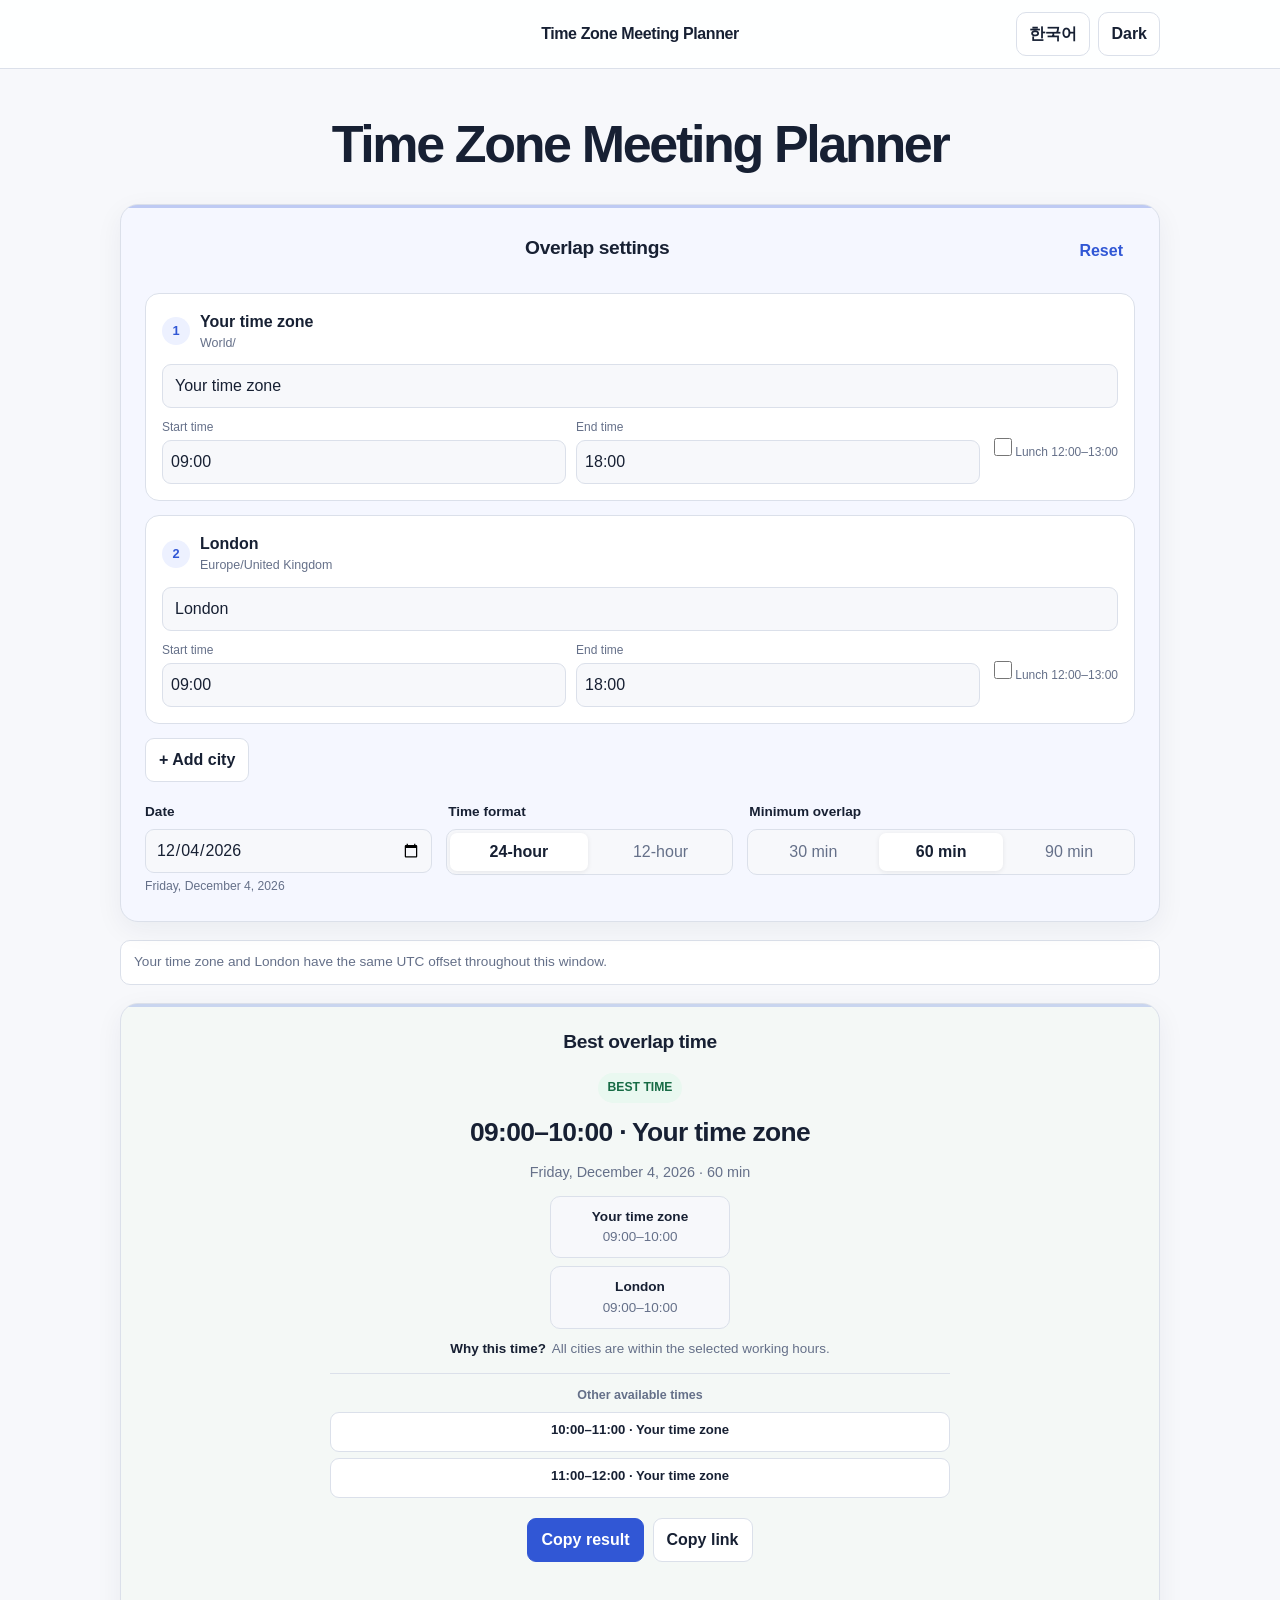
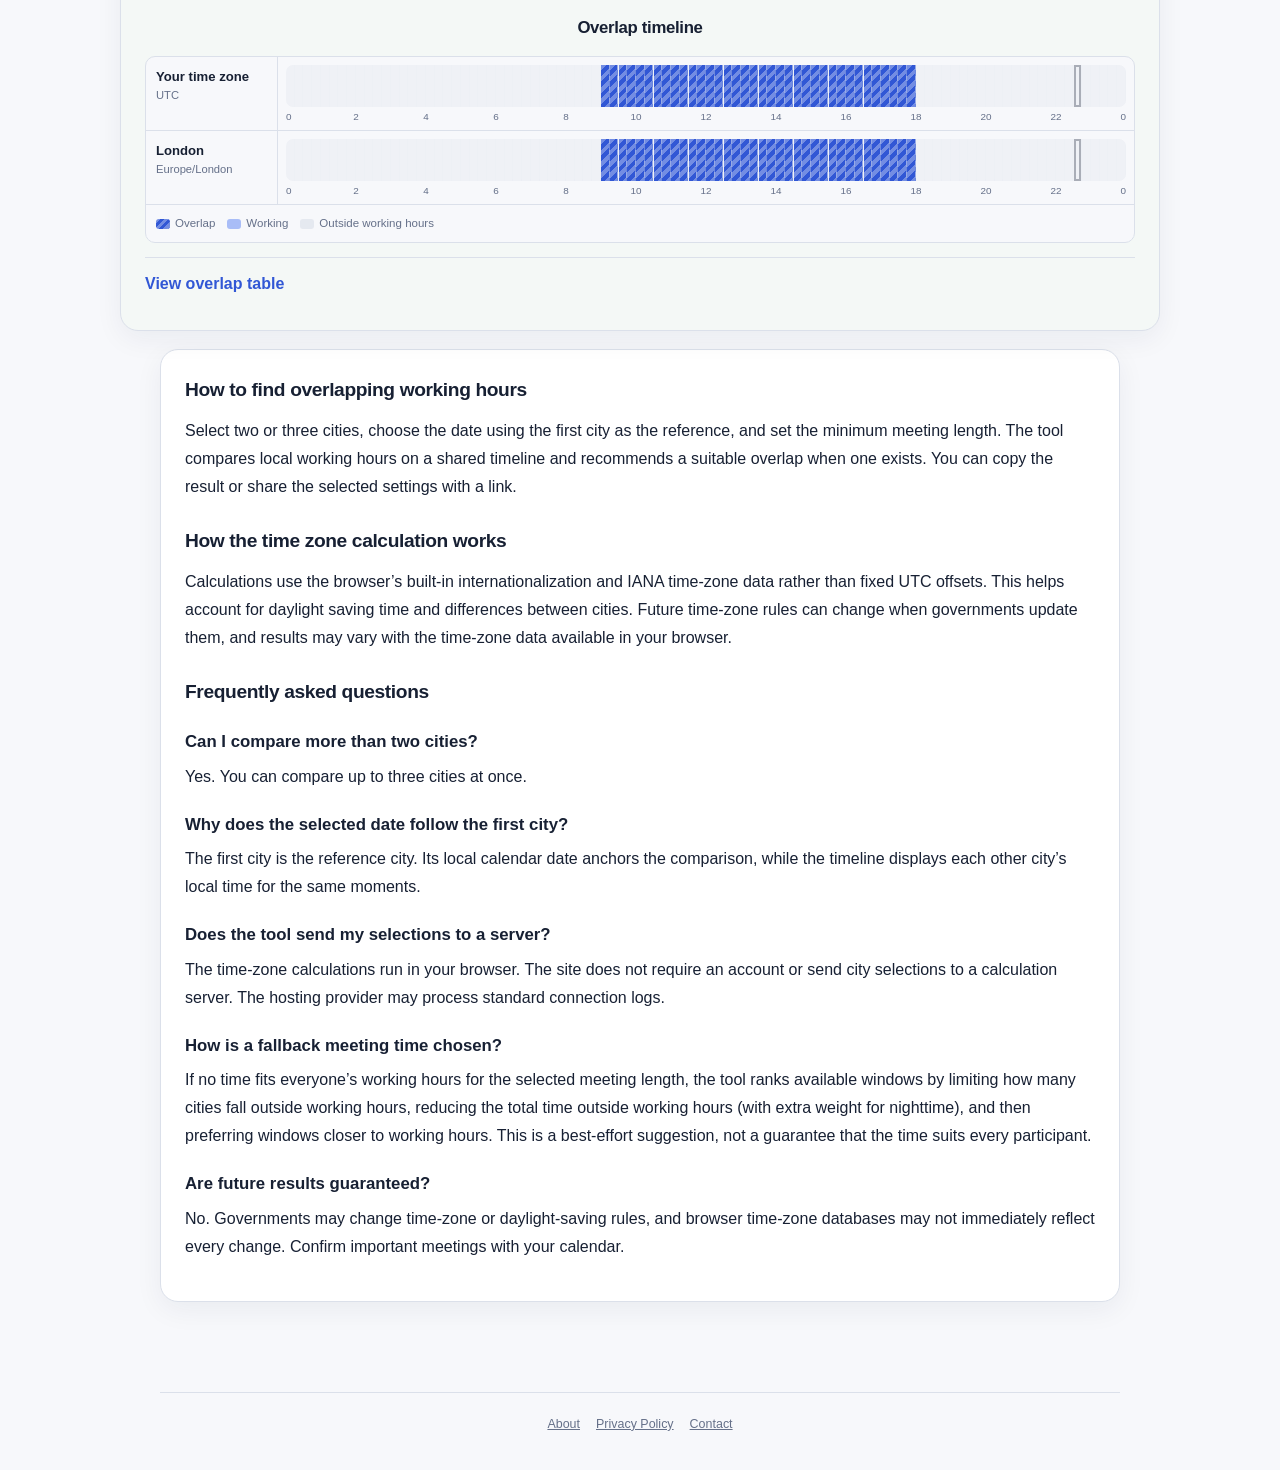
<file: index.html>
<!doctype html>
<html lang="en">
<head>
  <!-- Google AdSense -->
  <script async src="https://pagead2.googlesyndication.com/pagead/js/adsbygoogle.js?client=ca-pub-6178543569093164" crossorigin="anonymous"></script>
  <!-- End Google AdSense -->
  <!-- Google tag (gtag.js) -->
<script async src="https://www.googletagmanager.com/gtag/js?id=G-35PT3RKWN4"></script>
<script>
  window.dataLayer = window.dataLayer || [];
  function gtag(){dataLayer.push(arguments);}
  gtag('js', new Date());
  gtag('config', 'G-35PT3RKWN4');
</script>
  <meta charset="utf-8">
  <meta name="viewport" content="width=device-width, initial-scale=1, viewport-fit=cover">
  <meta name="description" content="Find the best meeting time across time zones. Compare up to three cities, account for daylight saving time, and share overlapping working hours with a simple visual timeline.">
  <meta name="theme-color" content="#f7f8fb">
  <meta name="robots" content="index,follow">
  <link rel="canonical" href="https://time-zone-overlap.hosi4242.workers.dev/">
  <title>Time Zone Meeting Planner | Find Overlapping Hours</title>
  <meta property="og:type" content="website">
  <meta property="og:title" content="Time Zone Meeting Planner | Find Overlapping Hours">
  <meta property="og:description" content="Find the best meeting time across time zones. Compare up to three cities, account for daylight saving time, and share overlapping working hours with a simple visual timeline.">
  <meta property="og:url" content="https://time-zone-overlap.hosi4242.workers.dev/">
  <meta name="twitter:card" content="summary">
  <script type="application/ld+json">
  {
    "@context": "https://schema.org",
    "@type": "WebApplication",
    "name": "Time Zone Meeting Planner",
    "url": "https://time-zone-overlap.hosi4242.workers.dev/",
    "description": "Find overlapping working hours across up to three cities and choose a meeting time that works across time zones, including daylight-saving changes.",
    "applicationCategory": "UtilitiesApplication",
    "operatingSystem": "Any",
    "offers": {
      "@type": "Offer",
      "price": "0",
      "priceCurrency": "USD"
    }
  }
  </script>
  <style>
    .seo-content{max-width:960px;margin:24px auto;padding:24px;line-height:1.7;color:var(--color-text,#202938)}.seo-content h2{margin:0 0 10px}.seo-content h3{margin:20px 0 6px;font-size:1.05rem}.seo-content p,.seo-content li{line-height:1.75}.seo-content section+section{margin-top:24px}.site-footer{max-width:960px;margin:0 auto;padding:24px;display:flex;gap:16px;flex-wrap:wrap;justify-content:center;border-top:1px solid #dfe3eb}.site-footer a{color:inherit}.lang-ko{display:none}html[lang="ko"] .lang-en{display:none}html[lang="ko"] .lang-ko{display:block}html[lang="ko"] .site-footer .lang-ko{display:inline}
  </style>
  <link rel="stylesheet" href="/assets/style.css">
<!-- Cloudflare Web Analytics -->
<script type='module' src='https://static.cloudflareinsights.com/beacon.min.js' data-cf-beacon='{"token": "751bf6675efc4437a407053db63959a1"}'></script>
<!-- End Cloudflare Web Analytics -->
</head>
<body>
  <a class="skip-link" href="#main" data-i18n="skip">Skip to main content</a>
  <header class="site-header">
    <div class="header-inner">
      <a class="brand" href="/" aria-label="Time Zone Meeting Planner home" data-i18n="brand">Time Zone Meeting Planner</a>
      <div class="header-actions">
        <button id="language-toggle" class="icon-button language-button" type="button" aria-label="Switch to Korean" title="Switch to Korean">한국어</button>
        <button id="theme-toggle" class="icon-button" type="button" aria-label="Toggle color theme" title="Toggle color theme">Theme</button>
      </div>
    </div>
  </header>

  <main id="main" class="page-shell">
    <section class="hero" aria-labelledby="page-title">
      <h1 id="page-title" data-i18n="heroTitle">Find a time that works for everyone.</h1>
    </section>

    <section class="panel controls-panel" aria-labelledby="settings-title">
      <div class="section-heading">
        <div><h2 id="settings-title" data-i18n="meetingSettings">Meeting settings</h2></div>
        <button id="reset-button" class="text-button" type="button" data-i18n="reset">Reset</button>
      </div>

      <div id="city-list" class="city-list"></div>
      <button id="add-city" class="secondary-button add-city" type="button" data-i18n="addCity">+ Add city</button>

      <div class="settings-grid">
        <div class="field-group">
          <label for="date-input" data-i18n="date">Date</label>
          <input id="date-input" type="date">
          <p id="date-note" class="field-note" aria-live="polite"></p>
        </div>
        <fieldset class="field-group format-fieldset">
          <legend data-i18n="timeFormat">Time format</legend>
          <div class="segmented" role="group" aria-label="Time format" data-i18n-aria="timeFormat">
            <button type="button" class="segment" data-format="24" aria-pressed="true" data-i18n="hour24">24-hour</button>
            <button type="button" class="segment" data-format="12" aria-pressed="false" data-i18n="hour12">12-hour</button>
          </div>
        </fieldset>
        <fieldset class="field-group meeting-fieldset">
          <legend data-i18n="meetingLength">Meeting length</legend>
          <div class="segmented" role="group" aria-label="Meeting length" data-i18n-aria="meetingLength">
            <button type="button" class="segment" data-length="30" aria-pressed="false" data-i18n="min30">30 min</button>
            <button type="button" class="segment" data-length="60" aria-pressed="true" data-i18n="min60">60 min</button>
            <button type="button" class="segment" data-length="90" aria-pressed="false" data-i18n="min90">90 min</button>
          </div>
        </fieldset>
      </div>
    </section>

    <section class="notice-stack" id="notice-stack" aria-live="polite"></section>

    <section class="panel timeline-panel combined-panel" aria-labelledby="result-title">
      <div class="section-heading result-heading">
        <div><h2 id="result-title" data-i18n="bestMeetingTime">Best overlap time</h2></div>
      </div>
      <div id="recommendation" class="recommendation"></div>
      <div id="summary-live" class="sr-live" aria-live="polite" aria-atomic="true"></div>
<div class="action-row">
        <button id="copy-result" class="primary-button" type="button" data-i18n="copyResult">Copy result</button>
        <button id="copy-link" class="secondary-button" type="button" data-i18n="copyLink">Copy link</button>
      </div>
      <p id="action-status" class="action-status" aria-live="polite"></p>
    
      <div class="section-heading timeline-heading">
        <div><h2 id="timeline-title" data-i18n="timelineTitle">Overlap timeline</h2></div>
      </div>
      <div id="timeline" class="timeline" aria-label="Overlap timeline"></div>
      <details class="table-details">
        <summary data-i18n="viewTable">View overlap table</summary>
        <div class="table-scroll">
          <table id="overlap-table">
            <caption data-i18n="tableCaption">Overlap ranges and each city's local time</caption>
            <thead><tr><th scope="col" data-i18n="overlap">Overlap</th><th scope="col" data-i18n="localTimes">Local times</th></tr></thead>
            <tbody></tbody>
          </table>
        </div>
      </details>
    </section>

  <section class="panel seo-content" aria-label="About the time zone overlap tool">
    <div class="lang-en">
      <section><h2>How to find overlapping working hours</h2><p>Select two or three cities, choose the date using the first city as the reference, and set the minimum meeting length. The tool compares local working hours on a shared timeline and recommends a suitable overlap when one exists. You can copy the result or share the selected settings with a link.</p></section>
      <section><h2>How the time zone calculation works</h2><p>Calculations use the browser’s built-in internationalization and IANA time-zone data rather than fixed UTC offsets. This helps account for daylight saving time and differences between cities. Future time-zone rules can change when governments update them, and results may vary with the time-zone data available in your browser.</p></section>
      <section><h2>Frequently asked questions</h2><h3>Can I compare more than two cities?</h3><p>Yes. You can compare up to three cities at once.</p><h3>Why does the selected date follow the first city?</h3><p>The first city is the reference city. Its local calendar date anchors the comparison, while the timeline displays each other city’s local time for the same moments.</p><h3>Does the tool send my selections to a server?</h3><p>The time-zone calculations run in your browser. The site does not require an account or send city selections to a calculation server. The hosting provider may process standard connection logs.</p><h3>How is a fallback meeting time chosen?</h3><p>If no time fits everyone’s working hours for the selected meeting length, the tool ranks available windows by limiting how many cities fall outside working hours, reducing the total time outside working hours (with extra weight for nighttime), and then preferring windows closer to working hours. This is a best-effort suggestion, not a guarantee that the time suits every participant.</p><h3>Are future results guaranteed?</h3><p>No. Governments may change time-zone or daylight-saving rules, and browser time-zone databases may not immediately reflect every change. Confirm important meetings with your calendar.</p></section>
    </div>
    <div class="lang-ko" lang="ko">
      <section><h2>도시별 겹치는 근무시간 찾기</h2><p>두 개 또는 세 개 도시를 선택하고, 첫 번째 도시를 기준으로 날짜를 지정한 다음 최소 회의 시간을 설정하세요. 도구가 공통 타임라인에서 현지 근무시간을 비교해 적합한 겹침 시간을 추천합니다. 결과를 복사하거나 설정이 포함된 링크를 공유할 수 있습니다.</p></section>
      <section><h2>시간대 계산 방식</h2><p>고정된 UTC 시차 대신 브라우저의 국제화 기능과 IANA 시간대 데이터를 사용합니다. 이를 통해 서머타임과 도시별 시간대 차이를 반영합니다. 각국 정부가 미래의 시간대 규칙을 변경할 수 있고 브라우저의 시간대 데이터에 따라 결과가 달라질 수 있습니다.</p></section>
      <section><h2>자주 묻는 질문</h2><h3>두 개보다 많은 도시를 비교할 수 있나요?</h3><p>네. 한 번에 최대 세 개 도시를 비교할 수 있습니다.</p><h3>날짜가 첫 번째 도시를 기준으로 하는 이유는 무엇인가요?</h3><p>첫 번째 도시가 기준 도시입니다. 해당 도시의 현지 날짜를 기준으로 비교하며 타임라인에는 같은 순간의 다른 도시 현지 시간이 표시됩니다.</p><h3>선택한 정보가 서버로 전송되나요?</h3><p>시간대 계산은 브라우저에서 실행됩니다. 계산을 위해 계정을 만들거나 도시 선택 정보를 계산 서버로 보낼 필요가 없습니다. 다만 호스팅 제공자는 일반적인 접속 로그를 처리할 수 있습니다.</p><h3>겹치는 시간이 없으면 대체 시간은 어떻게 정하나요?</h3><p>선택한 회의 시간만큼 모든 도시의 근무시간이 겹치지 않으면, 근무시간 밖에 있는 도시 수를 줄이고 근무시간 밖의 전체 시간(특히 야간 시간)에 더 큰 불이익을 주며, 근무시간에 더 가까운 구간을 우선해 대체 시간을 추천합니다. 이는 참고용 제안이며 모든 참석자에게 적합하다는 보장은 없습니다.</p><h3>미래의 시간도 항상 정확한가요?</h3><p>각국 정부가 시간대나 서머타임 규칙을 변경할 수 있고 브라우저 데이터에 변경 사항이 즉시 반영되지 않을 수 있습니다. 중요한 일정은 캘린더에서도 확인하세요.</p></section>
    </div>
  </section>
</main>
<footer class="site-footer"><a href="/about.html"><span class="lang-en">About</span><span class="lang-ko">소개</span></a><a href="/privacy.html"><span class="lang-en">Privacy Policy</span><span class="lang-ko">개인정보 처리방침</span></a><a href="/contact.html"><span class="lang-en">Contact</span><span class="lang-ko">문의</span></a></footer>

  <script src="/assets/engine.js" defer></script>
  <script src="/assets/cities.js" defer></script>
  <script src="/assets/app.js" defer></script>
</body>
</html>
</file>
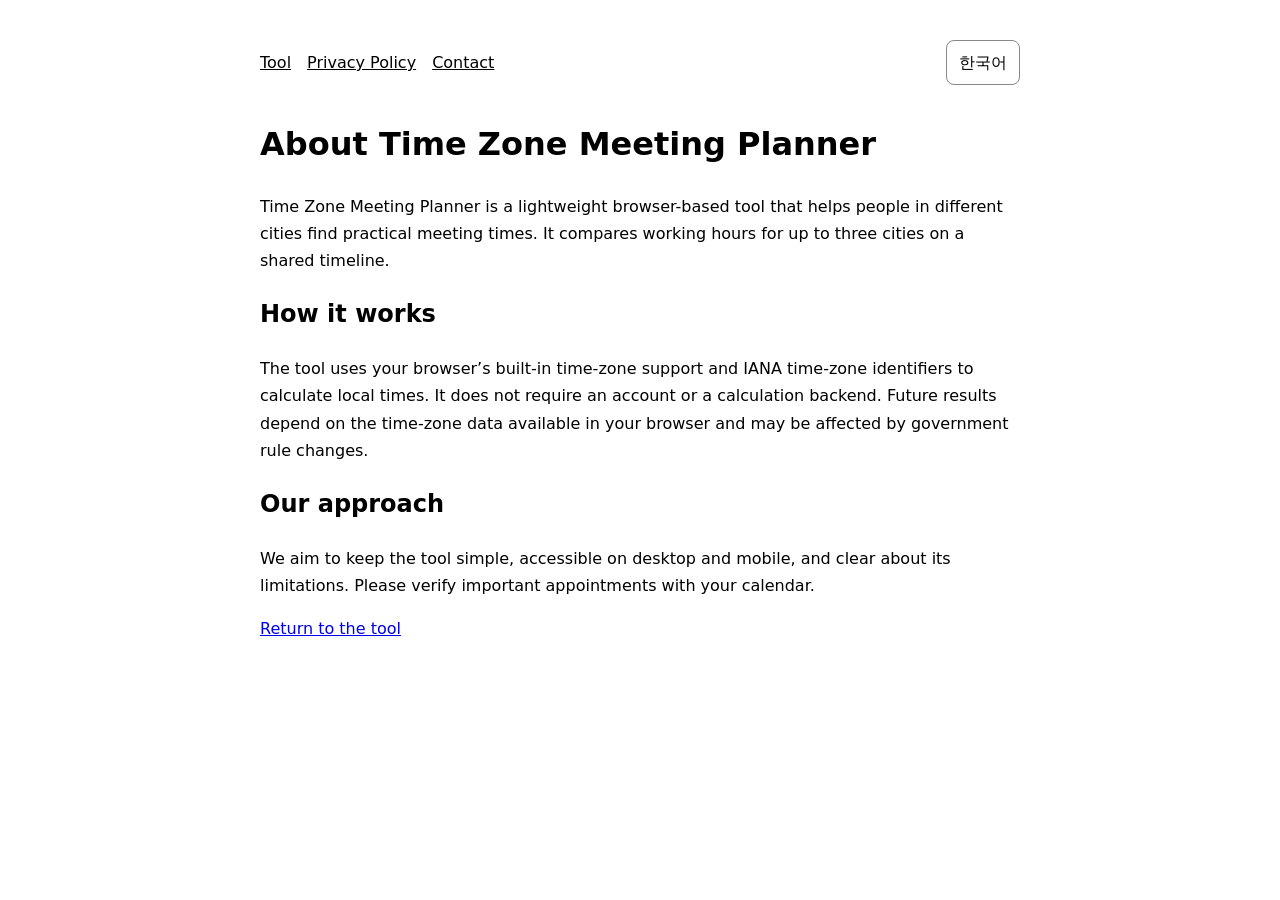
<file: about.html>
<!doctype html>
<html lang="en">
<head>
<meta charset="utf-8"><meta name="viewport" content="width=device-width,initial-scale=1">
<meta name="description" content="Learn how Time Zone Meeting Planner compares working hours across cities.">
<link rel="canonical" href="https://time-zone-overlap.hosi4242.workers.dev/about.html">
<title>About | Time Zone Meeting Planner</title>
<style>
:root{color-scheme:light dark}body{font:16px/1.7 system-ui,-apple-system,"Malgun Gothic",sans-serif;max-width:760px;margin:40px auto;padding:0 20px;color:CanvasText;background:Canvas}a{color:LinkText}nav{display:flex;gap:16px;flex-wrap:wrap;align-items:center;margin-bottom:32px}nav a{color:inherit}.language-button{margin-left:auto;border:1px solid #888;border-radius:8px;padding:8px 12px;background:transparent;color:inherit;cursor:pointer;font:inherit}.page-ko{display:none}html[lang="ko"] .page-en{display:none}html[lang="ko"] .page-ko{display:block}
</style>
<script async src="https://www.googletagmanager.com/gtag/js?id=G-35PT3RKWN4"></script><script>window.dataLayer=window.dataLayer||[];function gtag(){dataLayer.push(arguments)}gtag('js',new Date());gtag('config','G-35PT3RKWN4');</script>
<script type="module" src="https://static.cloudflareinsights.com/beacon.min.js" data-cf-beacon='{"token":"751bf6675efc4437a407053db63959a1"}'></script>
</head>
<body>
<nav><a href="/" data-en="Tool" data-ko="도구">Tool</a><a href="/privacy.html" data-en="Privacy Policy" data-ko="개인정보처리방침">Privacy Policy</a><a href="/contact.html" data-en="Contact" data-ko="문의">Contact</a><button class="language-button" id="language-toggle" type="button">한국어</button></nav>
<main>
<div class="page-en" lang="en"><h1>About Time Zone Meeting Planner</h1><p>Time Zone Meeting Planner is a lightweight browser-based tool that helps people in different cities find practical meeting times. It compares working hours for up to three cities on a shared timeline.</p><h2>How it works</h2><p>The tool uses your browser’s built-in time-zone support and IANA time-zone identifiers to calculate local times. It does not require an account or a calculation backend. Future results depend on the time-zone data available in your browser and may be affected by government rule changes.</p><h2>Our approach</h2><p>We aim to keep the tool simple, accessible on desktop and mobile, and clear about its limitations. Please verify important appointments with your calendar.</p><p><a href="/">Return to the tool</a></p></div>
<div class="page-ko" lang="ko"><h1>Time Zone Meeting Planner 소개</h1><p>Time Zone Meeting Planner는 서로 다른 도시에 있는 사람들이 적절한 회의 시간을 찾을 수 있도록 돕는 간단한 브라우저 기반 도구입니다. 최대 3개 도시의 근무시간을 하나의 타임라인에서 비교합니다.</p><h2>작동 방식</h2><p>브라우저에 내장된 시간대 기능과 IANA 시간대 식별자를 사용해 각 도시의 현지 시간을 계산합니다. 계정이나 별도의 계산 서버가 필요하지 않습니다. 미래 날짜의 결과는 브라우저에 포함된 시간대 데이터에 따라 달라질 수 있으며, 각국 정부의 시간대 규칙 변경에 영향을 받을 수 있습니다.</p><h2>운영 원칙</h2><p>PC와 모바일에서 누구나 쉽게 사용할 수 있고, 도구의 한계를 명확하게 안내하는 것을 목표로 합니다. 중요한 일정은 사용 중인 캘린더에서도 다시 확인해 주세요.</p><p><a href="/">도구로 돌아가기</a></p></div>
</main>
<script>
(function(){var button=document.getElementById('language-toggle');function apply(lang){lang=lang==='ko'?'ko':'en';document.documentElement.lang=lang;try{localStorage.setItem('tzo-language',lang)}catch(e){}button.textContent=lang==='ko'?'English':'한국어';document.querySelectorAll('[data-en][data-ko]').forEach(function(el){el.textContent=lang==='ko'?el.dataset.ko:el.dataset.en});}var lang='en';try{lang=localStorage.getItem('tzo-language')||'en'}catch(e){}apply(lang);button.addEventListener('click',function(){apply(document.documentElement.lang==='ko'?'en':'ko')})})();
</script>
</body></html>
</file>
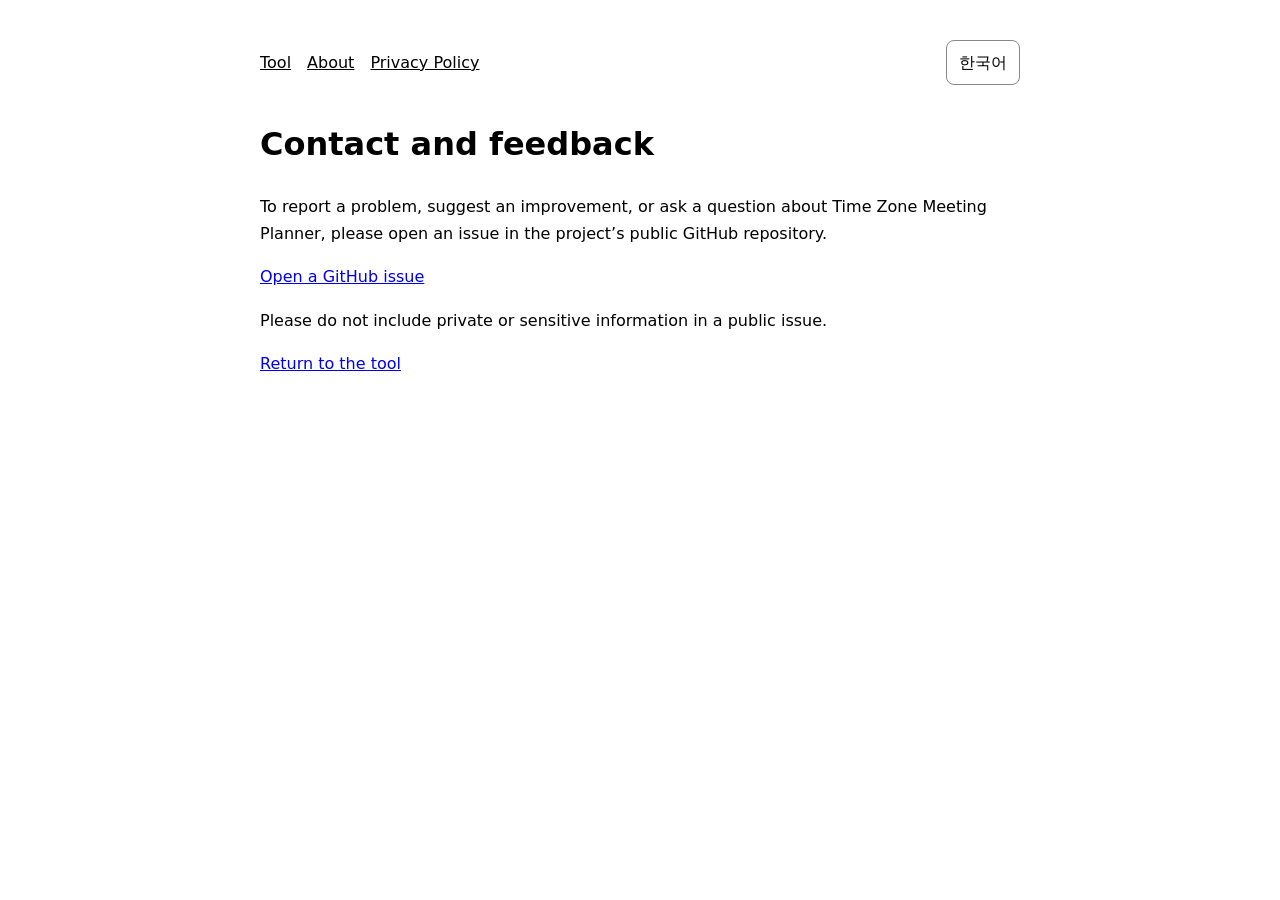
<file: contact.html>
<!doctype html>
<html lang="en">
<head>
<meta charset="utf-8"><meta name="viewport" content="width=device-width,initial-scale=1">
<meta name="description" content="Contact Time Zone Meeting Planner to report a problem or suggest an improvement.">
<link rel="canonical" href="https://time-zone-overlap.hosi4242.workers.dev/contact.html">
<title>Contact | Time Zone Meeting Planner</title>
<style>
:root{color-scheme:light dark}body{font:16px/1.7 system-ui,-apple-system,"Malgun Gothic",sans-serif;max-width:760px;margin:40px auto;padding:0 20px;color:CanvasText;background:Canvas}a{color:LinkText}nav{display:flex;gap:16px;flex-wrap:wrap;align-items:center;margin-bottom:32px}nav a{color:inherit}.language-button{margin-left:auto;border:1px solid #888;border-radius:8px;padding:8px 12px;background:transparent;color:inherit;cursor:pointer;font:inherit}.page-ko{display:none}html[lang="ko"] .page-en{display:none}html[lang="ko"] .page-ko{display:block}
</style>
<script async src="https://www.googletagmanager.com/gtag/js?id=G-35PT3RKWN4"></script><script>window.dataLayer=window.dataLayer||[];function gtag(){dataLayer.push(arguments)}gtag('js',new Date());gtag('config','G-35PT3RKWN4');</script>
<script type="module" src="https://static.cloudflareinsights.com/beacon.min.js" data-cf-beacon='{"token":"751bf6675efc4437a407053db63959a1"}'></script>
</head>
<body>
<nav><a href="/" data-en="Tool" data-ko="도구">Tool</a><a href="/about.html" data-en="About" data-ko="소개">About</a><a href="/privacy.html" data-en="Privacy Policy" data-ko="개인정보처리방침">Privacy Policy</a><button class="language-button" id="language-toggle" type="button">한국어</button></nav>
<main>
<div class="page-en" lang="en"><h1>Contact and feedback</h1><p>To report a problem, suggest an improvement, or ask a question about Time Zone Meeting Planner, please open an issue in the project’s public GitHub repository.</p><p><a href="https://github.com/hosi4242/time-zone-overlap/issues">Open a GitHub issue</a></p><p>Please do not include private or sensitive information in a public issue.</p><p><a href="/">Return to the tool</a></p></div>
<div class="page-ko" lang="ko"><h1>문의 및 의견 보내기</h1><p>Time Zone Meeting Planner의 오류를 신고하거나 개선 의견을 제안하고 질문하려면 프로젝트의 공개 GitHub 저장소에서 이슈를 등록해 주세요.</p><p><a href="https://github.com/hosi4242/time-zone-overlap/issues">GitHub 이슈 등록하기</a></p><p>공개 이슈에는 개인정보나 민감한 정보를 포함하지 마세요.</p><p><a href="/">도구로 돌아가기</a></p></div>
</main>
<script>
(function(){var button=document.getElementById('language-toggle');function apply(lang){lang=lang==='ko'?'ko':'en';document.documentElement.lang=lang;try{localStorage.setItem('tzo-language',lang)}catch(e){}button.textContent=lang==='ko'?'English':'한국어';document.querySelectorAll('[data-en][data-ko]').forEach(function(el){el.textContent=lang==='ko'?el.dataset.ko:el.dataset.en});}var lang='en';try{lang=localStorage.getItem('tzo-language')||'en'}catch(e){}apply(lang);button.addEventListener('click',function(){apply(document.documentElement.lang==='ko'?'en':'ko')})})();
</script>
</body></html>
</file>
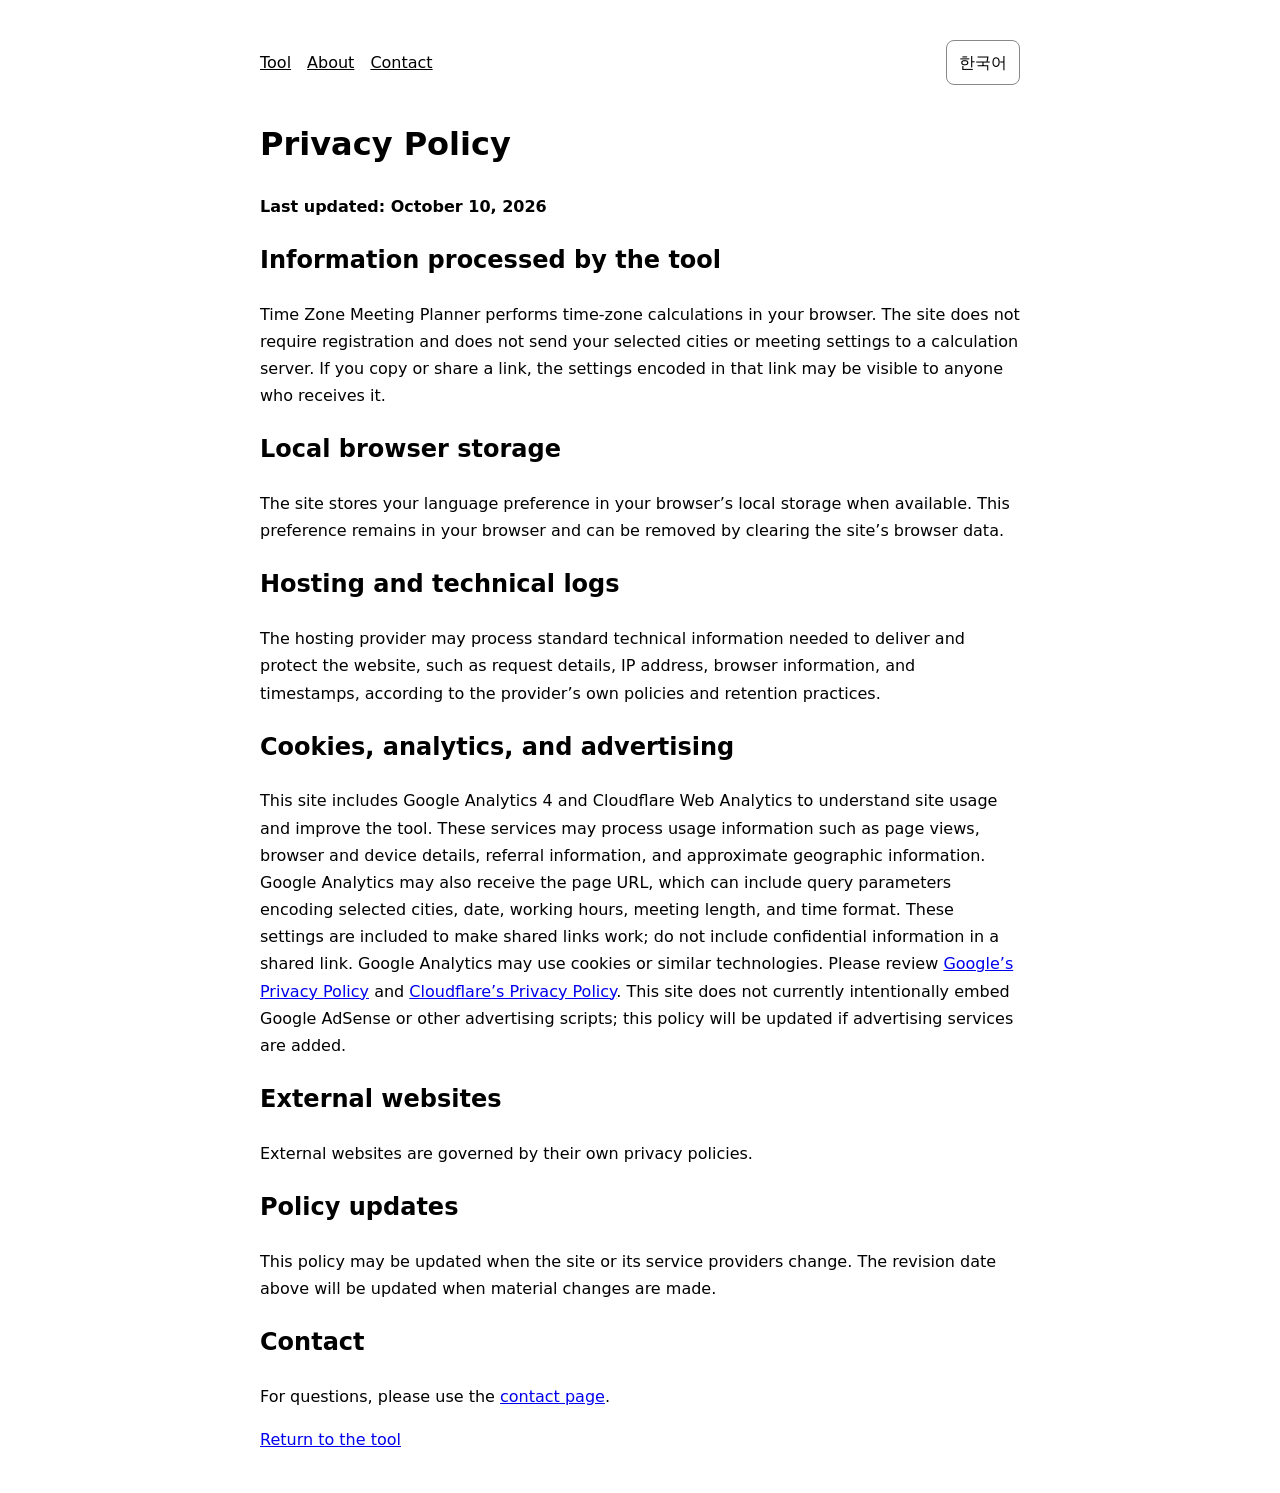
<file: privacy.html>
<!doctype html>
<html lang="en">
<head>
<meta charset="utf-8"><meta name="viewport" content="width=device-width,initial-scale=1">
<meta name="description" content="Read the Time Zone Meeting Planner privacy policy, including browser-based calculations and analytics.">
<link rel="canonical" href="https://time-zone-overlap.hosi4242.workers.dev/privacy.html">
<title>Privacy Policy | Time Zone Meeting Planner</title>
<style>
:root{color-scheme:light dark}body{font:16px/1.7 system-ui,-apple-system,"Malgun Gothic",sans-serif;max-width:760px;margin:40px auto;padding:0 20px;color:CanvasText;background:Canvas}a{color:LinkText}nav{display:flex;gap:16px;flex-wrap:wrap;align-items:center;margin-bottom:32px}nav a{color:inherit}.language-button{margin-left:auto;border:1px solid #888;border-radius:8px;padding:8px 12px;background:transparent;color:inherit;cursor:pointer;font:inherit}.page-ko{display:none}html[lang="ko"] .page-en{display:none}html[lang="ko"] .page-ko{display:block}
</style>
<script async src="https://www.googletagmanager.com/gtag/js?id=G-35PT3RKWN4"></script><script>window.dataLayer=window.dataLayer||[];function gtag(){dataLayer.push(arguments)}gtag('js',new Date());gtag('config','G-35PT3RKWN4');</script>
<script type="module" src="https://static.cloudflareinsights.com/beacon.min.js" data-cf-beacon='{"token":"751bf6675efc4437a407053db63959a1"}'></script>
</head>
<body>
<nav><a href="/" data-en="Tool" data-ko="도구">Tool</a><a href="/about.html" data-en="About" data-ko="소개">About</a><a href="/contact.html" data-en="Contact" data-ko="문의">Contact</a><button class="language-button" id="language-toggle" type="button">한국어</button></nav>
<main>
<div class="page-en" lang="en"><h1>Privacy Policy</h1><p><strong>Last updated: October 10, 2026</strong></p>
<h2>Information processed by the tool</h2><p>Time Zone Meeting Planner performs time-zone calculations in your browser. The site does not require registration and does not send your selected cities or meeting settings to a calculation server. If you copy or share a link, the settings encoded in that link may be visible to anyone who receives it.</p>
<h2>Local browser storage</h2><p>The site stores your language preference in your browser’s local storage when available. This preference remains in your browser and can be removed by clearing the site’s browser data.</p>
<h2>Hosting and technical logs</h2><p>The hosting provider may process standard technical information needed to deliver and protect the website, such as request details, IP address, browser information, and timestamps, according to the provider’s own policies and retention practices.</p>
<h2>Cookies, analytics, and advertising</h2><p>This site includes Google Analytics 4 and Cloudflare Web Analytics to understand site usage and improve the tool. These services may process usage information such as page views, browser and device details, referral information, and approximate geographic information. Google Analytics may also receive the page URL, which can include query parameters encoding selected cities, date, working hours, meeting length, and time format. These settings are included to make shared links work; do not include confidential information in a shared link. Google Analytics may use cookies or similar technologies. Please review <a href="https://policies.google.com/privacy">Google’s Privacy Policy</a> and <a href="https://www.cloudflare.com/privacypolicy/">Cloudflare’s Privacy Policy</a>. This site does not currently intentionally embed Google AdSense or other advertising scripts; this policy will be updated if advertising services are added.</p>
<h2>External websites</h2><p>External websites are governed by their own privacy policies.</p><h2>Policy updates</h2><p>This policy may be updated when the site or its service providers change. The revision date above will be updated when material changes are made.</p><h2>Contact</h2><p>For questions, please use the <a href="/contact.html">contact page</a>.</p><p><a href="/">Return to the tool</a></p></div>
<div class="page-ko" lang="ko"><h1>개인정보처리방침</h1><p><strong>최종 업데이트: 2026년 10월 10일</strong></p>
<h2>도구에서 처리하는 정보</h2><p>Time Zone Meeting Planner는 브라우저에서 시간대 계산을 수행합니다. 회원가입이 필요하지 않으며, 선택한 도시나 회의 설정을 계산 서버로 전송하지 않습니다. 결과 링크를 복사하거나 공유하면 링크에 포함된 설정을 링크를 받은 사람이 확인할 수 있습니다.</p>
<h2>브라우저 저장 정보</h2><p>가능한 경우 사이트는 언어 설정을 브라우저의 로컬 저장소에 저장합니다. 이 정보는 사용자의 브라우저에 보관되며 사이트의 브라우저 데이터를 삭제해 제거할 수 있습니다.</p>
<h2>호스팅 및 기술 로그</h2><p>호스팅 제공업체는 웹사이트 제공과 보안을 위해 요청 정보, IP 주소, 브라우저 정보, 접속 시각 등 표준 기술 정보를 자체 정책과 보관 기준에 따라 처리할 수 있습니다.</p>
<h2>쿠키, 분석 도구 및 광고</h2><p>사이트 이용 현황을 파악하고 도구를 개선하기 위해 Google Analytics 4와 Cloudflare Web Analytics가 포함되어 있습니다. 이러한 서비스는 페이지 조회, 브라우저 및 기기 정보, 유입 경로, 대략적인 위치 정보 등의 이용 정보를 처리할 수 있습니다. Google Analytics는 페이지 URL도 수신할 수 있으며, URL의 쿼리 매개변수에는 선택한 도시, 날짜, 근무시간, 회의 시간 및 시간 형식이 포함될 수 있습니다. 이 설정은 공유 링크를 작동시키기 위해 사용되므로, 공유 링크에 기밀 정보를 넣지 마세요. Google Analytics는 쿠키 또는 유사 기술을 사용할 수 있습니다. 자세한 내용은 <a href="https://policies.google.com/privacy">Google 개인정보처리방침</a>과 <a href="https://www.cloudflare.com/privacypolicy/">Cloudflare 개인정보처리방침</a>을 확인해 주세요. 현재 Google AdSense 등 광고 스크립트를 의도적으로 삽입하지 않았으며, 광고 서비스를 추가하면 이 방침을 업데이트합니다.</p>
<h2>외부 웹사이트</h2><p>외부 웹사이트에는 해당 사이트의 개인정보처리방침이 적용됩니다.</p><h2>방침 변경</h2><p>사이트 기능이나 서비스 제공업체가 변경되면 본 방침을 수정할 수 있습니다. 중요한 변경이 있을 때 위의 업데이트 날짜를 변경합니다.</p><h2>문의</h2><p>문의 사항은 <a href="/contact.html">문의 페이지</a>를 이용해 주세요.</p><p><a href="/">도구로 돌아가기</a></p></div>
</main>
<script>
(function(){var button=document.getElementById('language-toggle');function apply(lang){lang=lang==='ko'?'ko':'en';document.documentElement.lang=lang;try{localStorage.setItem('tzo-language',lang)}catch(e){}button.textContent=lang==='ko'?'English':'한국어';document.querySelectorAll('[data-en][data-ko]').forEach(function(el){el.textContent=lang==='ko'?el.dataset.ko:el.dataset.en});}var lang='en';try{lang=localStorage.getItem('tzo-language')||'en'}catch(e){}apply(lang);button.addEventListener('click',function(){apply(document.documentElement.lang==='ko'?'en':'ko')})})();
</script>
</body></html>
</file>
<file: assets/style.css>
:root {
  --color-primary: #3157d5;
  --color-bg: #f7f8fb;
  --color-surface: #ffffff;
  --color-text: #172033;
  --color-muted: #657089;
  --color-border: #dbe0ea;
  --color-overlap: #3157d5;
  --font-family: "Malgun Gothic", "Noto Sans KR", Arial, sans-serif;
  --color-working: #a9bdf7;
  --color-working-soft: #edf1ff;
  --color-warning: #8a5b00;
  --color-warning-bg: #fff6df;
  --color-success: #176b45;
  --color-success-bg: #e9f8f0;
  --color-controls-bg: #f5f7ff;
  --color-result-bg: #f2f6ff;
  --color-timeline-bg: #f4f8f6;
  --radius: 14px;
  --shadow: 0 8px 28px rgba(24, 37, 67, .06);
}

@media (prefers-color-scheme: dark) {
  :root:not([data-theme="light"]) {
    --color-bg: #10131a;
    --color-surface: #181c25;
    --color-text: #eef2fb;
    --color-muted: #a8b0c3;
    --color-border: #303746;
    --color-working: #6479bb;
    --color-working-soft: #232a3a;
    --color-warning: #e7bc5d;
    --color-warning-bg: #332a17;
    --color-success: #78d3a5;
    --color-success-bg: #183127;
    --color-controls-bg: #1a2030;
    --color-result-bg: #19233a;
    --color-timeline-bg: #18251f;
    --shadow: 0 8px 28px rgba(0, 0, 0, .18);
  }
}

:root[data-theme="dark"] {
  --color-bg: #10131a;
  --color-surface: #181c25;
  --color-text: #eef2fb;
  --color-muted: #a8b0c3;
  --color-border: #303746;
  --color-working: #6479bb;
  --color-working-soft: #232a3a;
  --color-warning: #e7bc5d;
  --color-warning-bg: #332a17;
  --color-success: #78d3a5;
  --color-success-bg: #183127;
  --color-controls-bg: #1a2030;
  --color-result-bg: #19233a;
  --color-timeline-bg: #18251f;
  --shadow: 0 8px 28px rgba(0, 0, 0, .18);
}

:root[data-theme="light"] {
  color-scheme: light;
}

* { box-sizing: border-box; }
html { min-width: 320px; scroll-behavior: smooth; }
body {
  margin: 0;
  background: var(--color-bg);
  color: var(--color-text);
  font-family: var(--font-family);
  line-height: 1.5;
  overflow-x: hidden;
  color-scheme: light dark;
}
button, input { font: inherit; }
button, a { -webkit-tap-highlight-color: transparent; }
button { cursor: pointer; }
a { color: var(--color-primary); }
:focus-visible { outline: 3px solid color-mix(in srgb, var(--color-primary) 65%, transparent); outline-offset: 2px; }

.skip-link {
  position: fixed;
  left: 12px;
  top: -80px;
  z-index: 100;
  padding: 10px 14px;
  border-radius: 8px;
  background: var(--color-surface);
  border: 1px solid var(--color-border);
}
.skip-link:focus { top: 12px; }

.site-header { border-bottom: 1px solid var(--color-border); background: color-mix(in srgb, var(--color-surface) 94%, transparent); }
.header-inner, .page-shell, .site-footer { width: min(1040px, calc(100% - 32px)); margin-inline: auto; }
.header-inner { min-height: 68px; display: flex; align-items: center; justify-content: center; gap: 16px; position: relative; }
.brand { color: var(--color-text); text-decoration: none; font-weight: 800; letter-spacing: -.025em; }
.header-actions { display: flex; gap: 8px; position: absolute; right: 0; top: 50%; transform: translateY(-50%); }
.icon-button, .text-button { border: 1px solid var(--color-border); background: var(--color-surface); color: var(--color-text); min-height: 44px; border-radius: 10px; padding: 8px 12px; font-weight: 700; }
.text-button { color: var(--color-primary); border: 0; background: transparent; }

.page-shell { padding: 48px 0 72px; margin-inline: auto; }
.hero { max-width: 780px; margin: 0 auto 32px; text-align: center; }
.eyebrow { margin: 0 0 6px; color: var(--color-primary); font-size: .75rem; font-weight: 800; letter-spacing: .12em; }
h1, h2, p { margin-top: 0; }
h1 { margin-bottom: 12px; font-size: clamp(1.875rem, 4.7vw, 3.25rem); line-height: 1.05; letter-spacing: -.045em; }
h2 { margin-bottom: 4px; font-size: 1.2rem; letter-spacing: -.02em; }
.hero-copy { max-width: 650px; color: var(--color-muted); font-size: 1.05rem; }

.panel { background: var(--color-surface); border: 1px solid var(--color-border); border-radius: 18px; box-shadow: var(--shadow); padding: 24px; margin: 0 auto 18px; }
.section-heading { display: flex; align-items: center; justify-content: center; gap: 18px; margin-bottom: 20px; text-align: center; }
.section-heading p:not(.eyebrow) { color: var(--color-muted); margin: 0; font-size: .92rem; }
.section-heading > div { margin-inline: auto; }

.city-list { display: grid; gap: 14px; text-align: left; }
.city-card { border: 1px solid var(--color-border); border-radius: 14px; padding: 16px; position: relative; background: color-mix(in srgb, var(--color-surface) 96%, var(--color-bg)); }
.city-top { display: flex; align-items: center; gap: 10px; margin-bottom: 12px; }
.city-number { display: grid; place-items: center; width: 28px; height: 28px; border-radius: 50%; background: var(--color-working-soft); color: var(--color-primary); font-size: .8rem; font-weight: 800; flex: 0 0 auto; }
.city-top .city-label { min-width: 0; flex: 1; }
.city-name { font-weight: 750; }
.city-zone { color: var(--color-muted); font-size: .78rem; overflow-wrap: anywhere; }
.remove-city { min-height: 44px; min-width: 44px; border: 0; background: transparent; color: var(--color-muted); border-radius: 8px; }
.remove-city:hover { background: var(--color-working-soft); color: var(--color-text); }

.combobox-wrap { position: relative; }
.city-search { width: 100%; min-height: 44px; padding: 9px 12px; border: 1px solid var(--color-border); border-radius: 9px; background: var(--color-bg); color: var(--color-text); }
.city-listbox { position: absolute; z-index: 20; top: calc(100% + 4px); left: 0; right: 0; max-height: min(360px, 45vh); overflow: auto; background: var(--color-surface); border: 1px solid var(--color-border); border-radius: 10px; box-shadow: var(--shadow); padding: 4px; }
.city-option { width: 100%; min-height: 44px; display: block; text-align: left; border: 0; border-radius: 7px; background: transparent; color: var(--color-text); padding: 8px 10px; }
.city-option:hover, .city-option.active { background: var(--color-working-soft); }
.city-option strong { display: block; font-size: .9rem; }
.city-option span { color: var(--color-muted); font-size: .76rem; }

.schedule-grid { display: grid; grid-template-columns: 1fr 1fr auto; gap: 10px; margin-top: 10px; }
.schedule-grid label { color: var(--color-muted); font-size: .75rem; display: block; margin-bottom: 4px; }
.time-input { width: 100%; min-height: 44px; border: 1px solid var(--color-border); border-radius: 9px; background: var(--color-bg); color: var(--color-text); padding: 8px; }
.lunch-control { min-height: 44px; display: flex; align-items: flex-end; padding-bottom: 1px; }
.switch-label { display: inline-flex; align-items: center; gap: 7px; color: var(--color-muted); font-size: .82rem; white-space: nowrap; min-height: 44px; }
.switch-label input { width: 18px; height: 18px; accent-color: var(--color-primary); }

.add-city { margin-top: 14px; margin-inline: auto; display: flex; width: fit-content; }
.add-city[hidden] { display: none !important; }
.settings-grid { display: grid; grid-template-columns: minmax(180px, 1fr) minmax(180px, 1fr) minmax(250px, 1.35fr); gap: 14px; margin-top: 20px; }
.field-group { min-width: 0; border: 0; padding: 0; margin: 0; }
.field-group > label, .field-group > legend { display: block; font-weight: 700; font-size: .85rem; margin-bottom: 7px; }
.field-group input[type="date"] { width: 100%; min-height: 44px; border: 1px solid var(--color-border); border-radius: 9px; background: var(--color-bg); color: var(--color-text); padding: 8px 10px; }
.field-note { min-height: 20px; color: var(--color-muted); font-size: .76rem; margin: 4px 0 0; }
.segmented { display: flex; flex-wrap: wrap; gap: 4px; border: 1px solid var(--color-border); border-radius: 10px; padding: 3px; background: var(--color-bg); }
.segment { min-height: 38px; flex: 1; border: 0; border-radius: 7px; background: transparent; color: var(--color-muted); padding: 6px 9px; white-space: nowrap; }
.segment[aria-pressed="true"] { background: var(--color-surface); color: var(--color-text); box-shadow: 0 1px 5px rgba(0,0,0,.08); font-weight: 700; }

.notice-stack { display: grid; gap: 8px; margin-bottom: 18px; }
.notice { border: 1px solid var(--color-border); border-radius: 10px; padding: 11px 13px; background: var(--color-surface); color: var(--color-muted); font-size: .85rem; }
.notice.warning { background: var(--color-warning-bg); color: var(--color-warning); border-color: color-mix(in srgb, var(--color-warning) 25%, var(--color-border)); }

.result-heading { margin-bottom: 10px; }
.status-badge { display: inline-flex; align-items: center; min-height: 30px; padding: 5px 10px; border-radius: 999px; font-size: .76rem; font-weight: 800; background: var(--color-working-soft); color: var(--color-primary); white-space: nowrap; }
.status-badge.success { background: var(--color-success-bg); color: var(--color-success); }
.status-badge.fallback { background: var(--color-warning-bg); color: var(--color-warning); }
.recommendation { display: grid; gap: 10px; }
.recommendation-main { font-size: clamp(1.15rem, 3vw, 1.65rem); font-weight: 800; letter-spacing: -.025em; }
.recommendation-sub { color: var(--color-muted); font-size: .9rem; }
.per-city-list { display: grid; grid-template-columns: repeat(auto-fit, minmax(180px, 1fr)); gap: 8px; margin-top: 2px; }
.per-city { border: 1px solid var(--color-border); border-radius: 10px; padding: 10px; background: var(--color-bg); }
.per-city strong { display: block; font-size: .85rem; }
.per-city span { display: block; font-size: .84rem; color: var(--color-muted); }

.recommendation-why {
  display: flex;
  flex-wrap: wrap;
  justify-content: center;
  gap: 6px;
  color: var(--color-muted);
  font-size: .84rem;
}
.recommendation-why strong { color: var(--color-text); }
.recommendation-alternatives {
  width: min(100%, 620px);
  margin-top: 4px;
  padding-top: 12px;
  border-top: 1px solid var(--color-border);
}
.alternative-title {
  margin-bottom: 7px;
  color: var(--color-muted);
  font-size: .78rem;
  font-weight: 700;
}
.alternative-time {
  display: block;
  width: 100%;
  min-height: 40px;
  margin-top: 6px;
  padding: 7px 10px;
  border: 1px solid var(--color-border);
  border-radius: 9px;
  background: var(--color-surface);
  color: var(--color-text);
  font-size: .82rem;
  font-weight: 700;
}
.alternative-time:hover { background: var(--color-working-soft); }
.action-row { display: flex; flex-wrap: wrap; justify-content: center; gap: 9px; margin-top: 20px; }
.primary-button, .secondary-button { min-height: 44px; padding: 8px 13px; border-radius: 9px; text-decoration: none; display: inline-flex; align-items: center; justify-content: center; border: 1px solid var(--color-border); font-weight: 700; }
.primary-button { background: var(--color-primary); color: white; border-color: var(--color-primary); }
.secondary-button { background: var(--color-surface); color: var(--color-text); }
.action-status { min-height: 20px; margin: 5px 0 0; color: var(--color-muted); font-size: .8rem; }

.current-time-note { margin-bottom: 12px; color: var(--color-muted); font-size: .82rem; }
.timeline { overflow-x: auto; border: 1px solid var(--color-border); border-radius: 10px; background: var(--color-bg); }
.timeline-inner { min-width: 760px; }
.axis { display: grid; grid-template-columns: 150px 1fr; border-bottom: 1px solid var(--color-border); }
.axis-label { padding: 9px 10px; color: var(--color-muted); font-size: .72rem; font-weight: 700; }
.axis-track { position: relative; height: 42px; }
.axis-tick { position: absolute; top: 0; bottom: 0; border-left: 1px solid var(--color-border); transform: translateX(-.5px); }
.axis-tick span { position: absolute; top: 8px; left: 5px; font-size: .68rem; color: var(--color-muted); white-space: nowrap; }
.timeline-row { display: grid; grid-template-columns: 150px 1fr; min-height: 74px; border-bottom: 1px solid var(--color-border); }
.timeline-row:last-child { border-bottom: 0; }
.row-label { padding: 10px; border-right: 1px solid var(--color-border); }
.row-label strong { display: block; font-size: .82rem; }
.row-label span { display: block; color: var(--color-muted); font-size: .7rem; }
.row-track { position: relative; padding: 8px 0 22px; }
.row-time-scale { position: absolute; left: 8px; right: 8px; bottom: 2px; height: 14px; pointer-events: none; }
.row-time-tick { position: absolute; top: 0; transform: translateX(-50%); color: var(--color-muted); font-size: .6rem; line-height: 1; white-space: nowrap; }
.row-time-tick.first { transform: none; }
.row-time-tick.last { transform: translateX(-100%); }
.slot-track { position: relative; height: 42px; margin: 0 8px; border-radius: 7px; overflow: hidden; background: color-mix(in srgb, var(--color-border) 30%, var(--color-bg)); }
.slot { position: absolute; top: 0; bottom: 0; border-right: 1px solid color-mix(in srgb, var(--color-border) 35%, transparent); }
.slot.working { background: var(--color-working); }
.slot.overlap { background: var(--color-overlap); background-image: repeating-linear-gradient(135deg, rgba(255,255,255,.32) 0 4px, transparent 4px 8px); }
.slot.muted { opacity: .32; }
.slot.now { box-shadow: inset 0 0 0 2px var(--color-text); z-index: 3; }
.dst-marker { position: absolute; top: -3px; bottom: -3px; width: 0; border-left: 2px dashed var(--color-warning); z-index: 4; }
.dst-marker span { position: absolute; top: -21px; left: 4px; font-size: .62rem; color: var(--color-warning); white-space: nowrap; }
.timeline-legend { display: flex; flex-wrap: wrap; gap: 12px; padding: 10px; color: var(--color-muted); font-size: .72rem; }
.legend-item { display: inline-flex; align-items: center; gap: 5px; }
.legend-swatch { width: 14px; height: 10px; border-radius: 3px; background: var(--color-working); }
.legend-swatch.overlap { background: var(--color-overlap); background-image: repeating-linear-gradient(135deg, rgba(255,255,255,.32) 0 3px, transparent 3px 6px); }
.legend-swatch.muted { background: var(--color-border); opacity: .65; }

.table-details { margin-top: 14px; text-align: left; }
.table-details summary { min-height: 44px; display: flex; align-items: center; color: var(--color-primary); font-weight: 700; cursor: pointer; }
.table-scroll { overflow-x: auto; }
table { width: 100%; border-collapse: collapse; font-size: .82rem; }
th, td { padding: 9px; text-align: left; vertical-align: top; border-top: 1px solid var(--color-border); }
th { color: var(--color-muted); font-size: .74rem; }

.help-block { max-width: 820px; margin: 34px auto 0; color: var(--color-muted); font-size: .87rem; text-align: center; }
.help-block h2 { color: var(--color-text); }
.site-footer { border-top: 1px solid var(--color-border); padding: 22px 0 36px; color: var(--color-muted); font-size: .78rem; text-align: center; }
.sr-live { position: absolute; width: 1px; height: 1px; padding: 0; margin: -1px; overflow: hidden; clip: rect(0,0,0,0); white-space: nowrap; border: 0; }

@media (max-width: 760px) {
  .header-inner, .page-shell, .site-footer { width: min(100% - 20px, 1040px); }
  .page-shell { padding-top: 34px; }
  .panel { padding: 16px; }
  .settings-grid { grid-template-columns: 1fr; }
  .schedule-grid { grid-template-columns: 1fr 1fr; }
  .lunch-control { grid-column: 1 / -1; align-items: center; }
  .action-row > * { flex: 1 1 160px; }
}

@media (max-width: 420px) {
  .header-inner { min-height: 60px; justify-content: flex-start; padding-right: 94px; }
  .brand { font-size: .88rem; white-space: nowrap; overflow: hidden; text-overflow: ellipsis; }
  .header-actions { right: 0; gap: 4px; }
  .icon-button { padding-inline: 8px; font-size: .76rem; min-height: 40px; }
  .hero-copy { font-size: .94rem; }
  .section-heading { flex-direction: column; align-items: center; gap: 8px; }
  .controls-panel .section-heading > div,
  .result-heading > div { width: 100%; }
  .controls-panel .section-heading .text-button { align-self: flex-end; min-height: 34px; padding: 5px 9px; }
  .result-heading .status-badge { align-self: center; }
  .schedule-grid { gap: 8px; }
  .action-row { display: grid; grid-template-columns: repeat(2, minmax(0, 1fr)); gap: 7px; margin-top: 14px; }
  .action-row > * { min-width: 0; min-height: 38px; padding: 6px 7px; font-size: .72rem; line-height: 1.2; white-space: normal; text-align: center; }
}

@media (prefers-reduced-motion: reduce) {
  html { scroll-behavior: auto; }
  *, *::before, *::after { transition: none !important; animation: none !important; }
}

/* Browser test output */
#output {
  white-space: pre-wrap;
}
#output .pass {
  color: var(--color-success);
}
#output .fail {
  color: #b42318;
}


/* Modern section treatment: subtle color separation without reducing contrast. */
.controls-panel { background: var(--color-controls-bg); }
.result-panel { background: var(--color-result-bg); border-color: color-mix(in srgb, var(--color-primary) 14%, var(--color-border)); }
.timeline-panel { background: var(--color-timeline-bg); }
.controls-panel, .result-panel, .timeline-panel { position: relative; overflow: hidden; }
.controls-panel::before, .result-panel::before, .timeline-panel::before { content: ""; position: absolute; inset: 0 0 auto; height: 3px; background: var(--color-primary); opacity: .28; }
.result-panel::before { opacity: .55; }
.timeline-panel::before { opacity: .22; }

/* Keep the complete 24-hour timeline inside its panel; mobile uses a compact grid instead of a page-level scrollbar. */
.timeline { overflow: hidden; }
.timeline-inner { min-width: 0; width: 100%; }
.axis, .timeline-row { grid-template-columns: 132px minmax(0, 1fr); }

@media (max-width: 600px) {
  .axis, .timeline-row { grid-template-columns: 104px minmax(0, 1fr); }
  .row-label { padding: 9px 7px; }
  .row-label strong { font-size: .76rem; }
  .row-label span { font-size: .62rem; }
  .axis-label { padding: 8px 7px; font-size: .64rem; }
  .axis-tick span { left: 0; transform: translateX(-35%); font-size: .58rem; }
  .slot-track { margin: 0 5px; }
  .row-time-scale { left: 5px; right: 5px; }
  .row-time-tick { font-size: .54rem; }
}

@media (max-width: 420px) {
  h1 { font-size: 1.875rem; }
  .hero { margin-bottom: 26px; }
  .panel { border-radius: 15px; }
}

/* Combined recommendation and timeline panel. */
.combined-panel .result-heading { margin-bottom: 12px; }
.combined-panel .recommendation { text-align: center; justify-items: center; }
.combined-panel .recommendation-main { text-align: center; }
.combined-panel .recommendation-sub { text-align: center; }
.combined-panel .timeline-heading { margin-top: 28px; margin-bottom: 12px; }
.combined-panel .timeline-heading h2 { font-size: 1.05rem; }


/* Compact two-hour local-time scale and refined table presentation. */
.row-time-scale { height: 16px; }
.row-time-tick { font-variant-numeric: tabular-nums; font-size: .62rem; }
.table-details { border-top: 1px solid var(--color-border); padding-top: 4px; }
.table-details summary { padding: 4px 0; }
.table-scroll { border: 1px solid var(--color-border); border-radius: 10px; background: var(--color-bg); }
#overlap-table { font-variant-numeric: tabular-nums; }
#overlap-table th { background: color-mix(in srgb, var(--color-border) 18%, var(--color-bg)); }
#overlap-table td { padding: 10px; }
.table-range-title, .table-range-duration { display: block; }
.table-range-title { font-size: .84rem; }
.table-range-duration { margin-top: 2px; color: var(--color-muted); font-size: .75rem; }
.table-city-times { display: grid; gap: 5px; }
.table-city-time { display: grid; grid-template-columns: minmax(90px, .8fr) 1fr; gap: 8px; align-items: baseline; }
.table-city-time strong { font-size: .8rem; }
.table-city-time span { color: var(--color-muted); font-size: .8rem; }
@media (max-width: 600px) {
  .table-city-time { grid-template-columns: minmax(78px, .75fr) 1fr; gap: 6px; }
  .table-city-time strong, .table-city-time span { font-size: .74rem; }
}



/* Time fields open a scrollable list of 15-minute choices, like the city picker. */
.time-picker-wrap { position: relative; }
.time-listbox { position: absolute; z-index: 30; top: calc(100% + 4px); left: 0; right: 0; max-height: min(280px, 42vh); overflow-y: auto; background: var(--color-surface); border: 1px solid var(--color-border); border-radius: 10px; box-shadow: var(--shadow); padding: 4px; }
.time-option { display: block; width: 100%; min-height: 38px; border: 0; border-radius: 7px; background: transparent; color: var(--color-text); text-align: left; padding: 7px 10px; font-variant-numeric: tabular-nums; }
.time-option:hover, .time-option[aria-selected="true"] { background: var(--color-working-soft); color: var(--color-text); }
.time-listbox[hidden] { display: none !important; }
</file>
